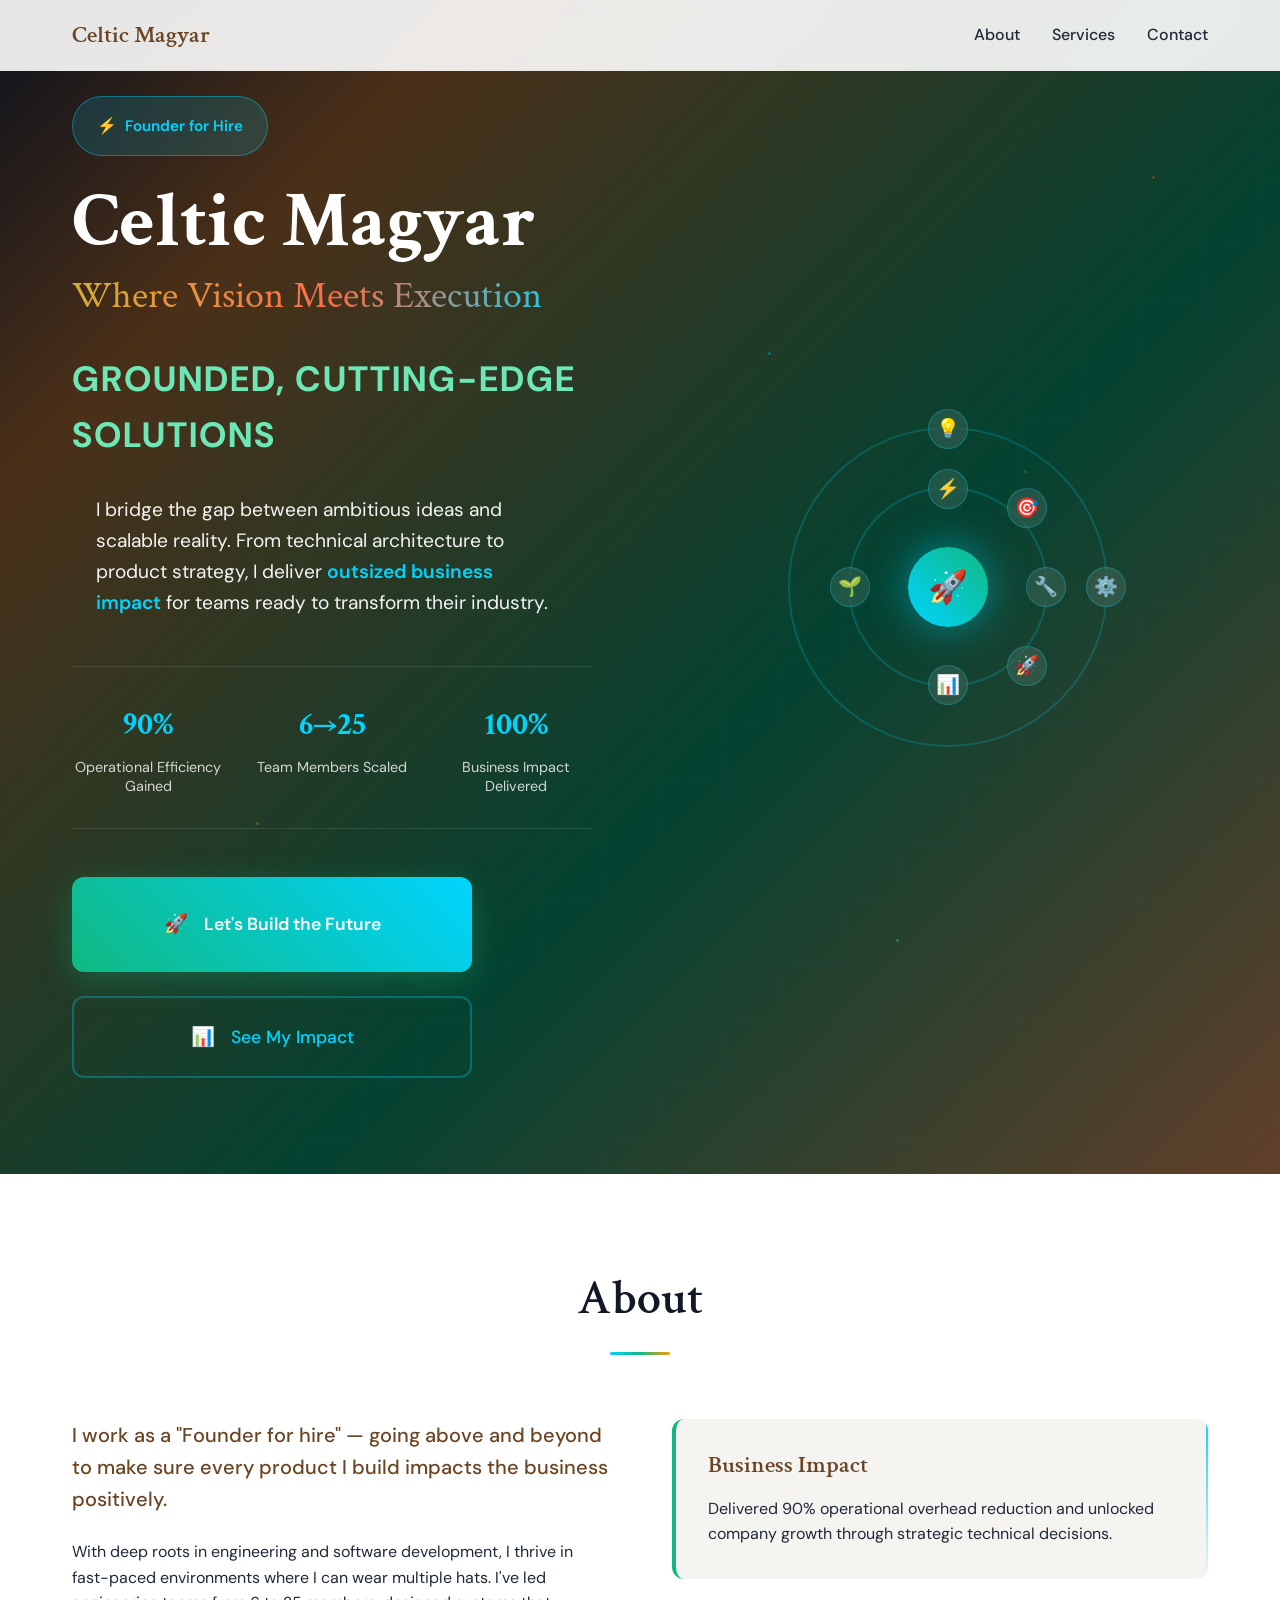
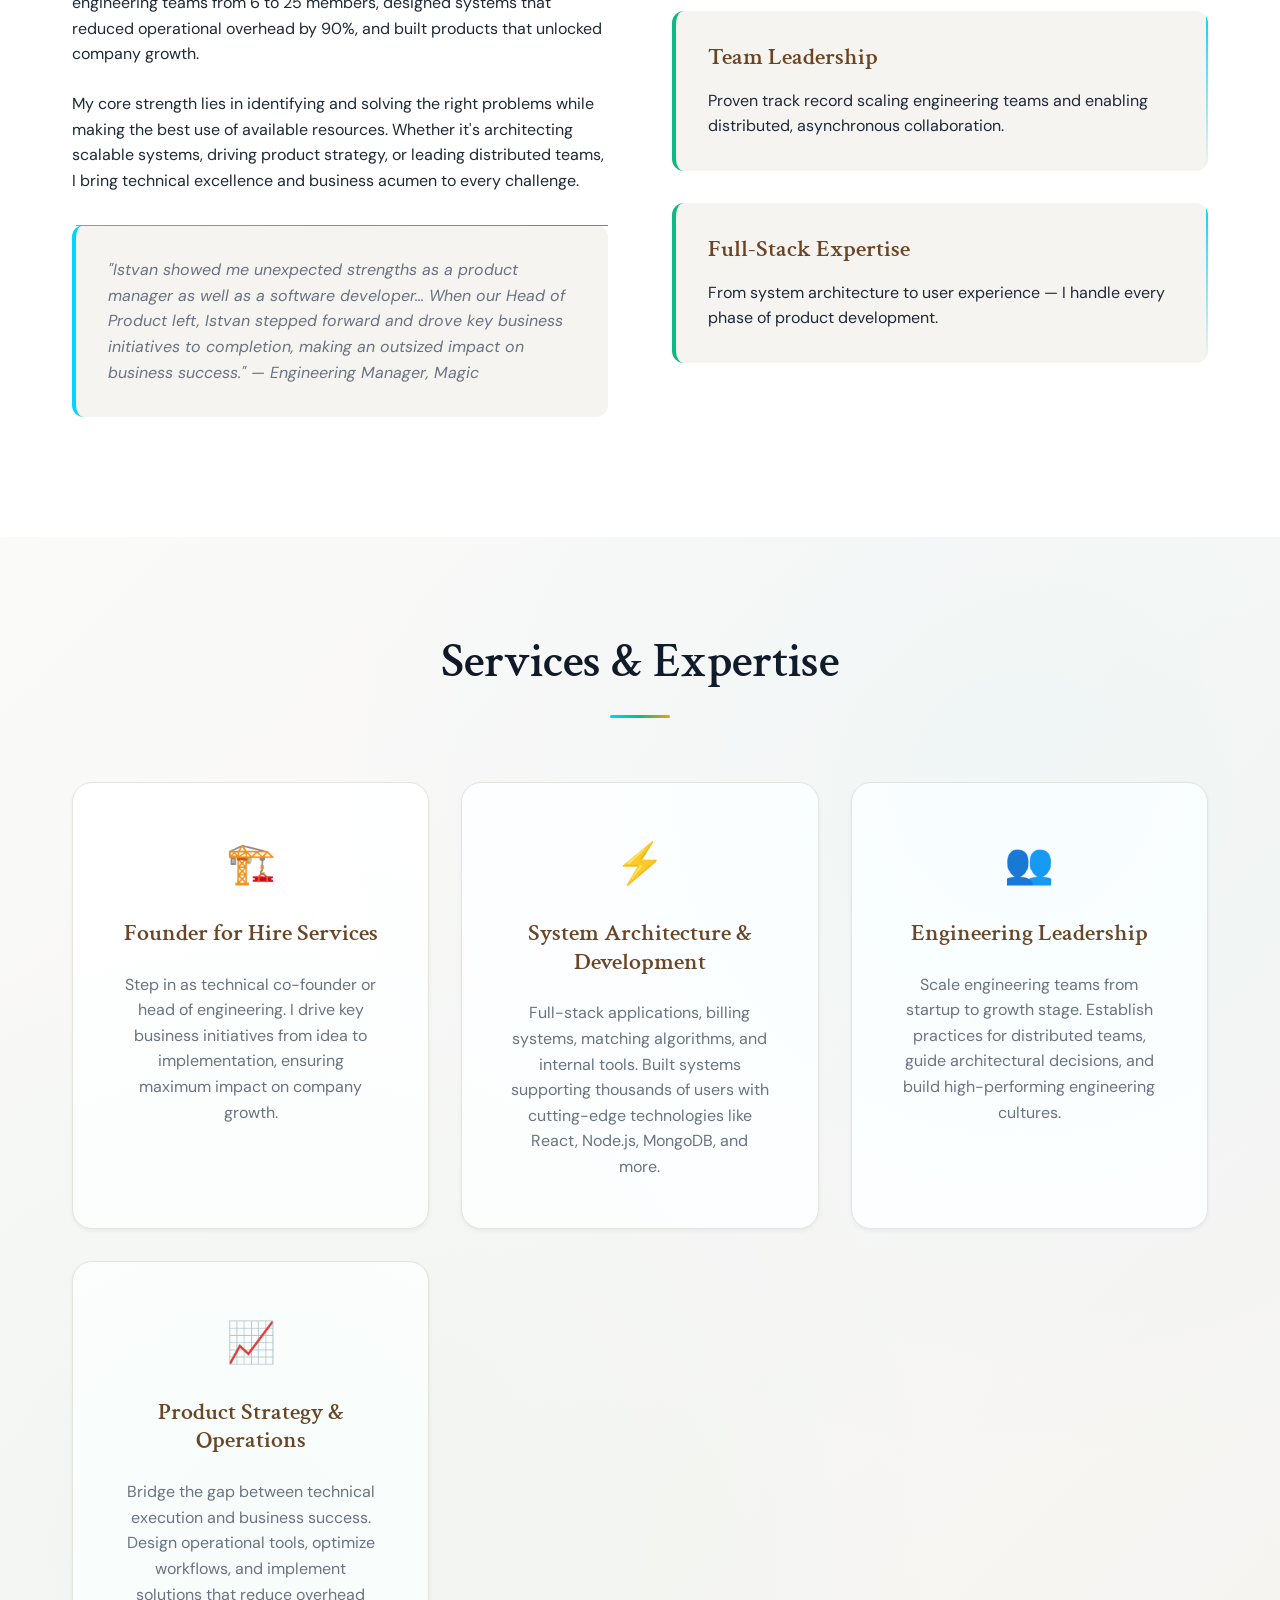
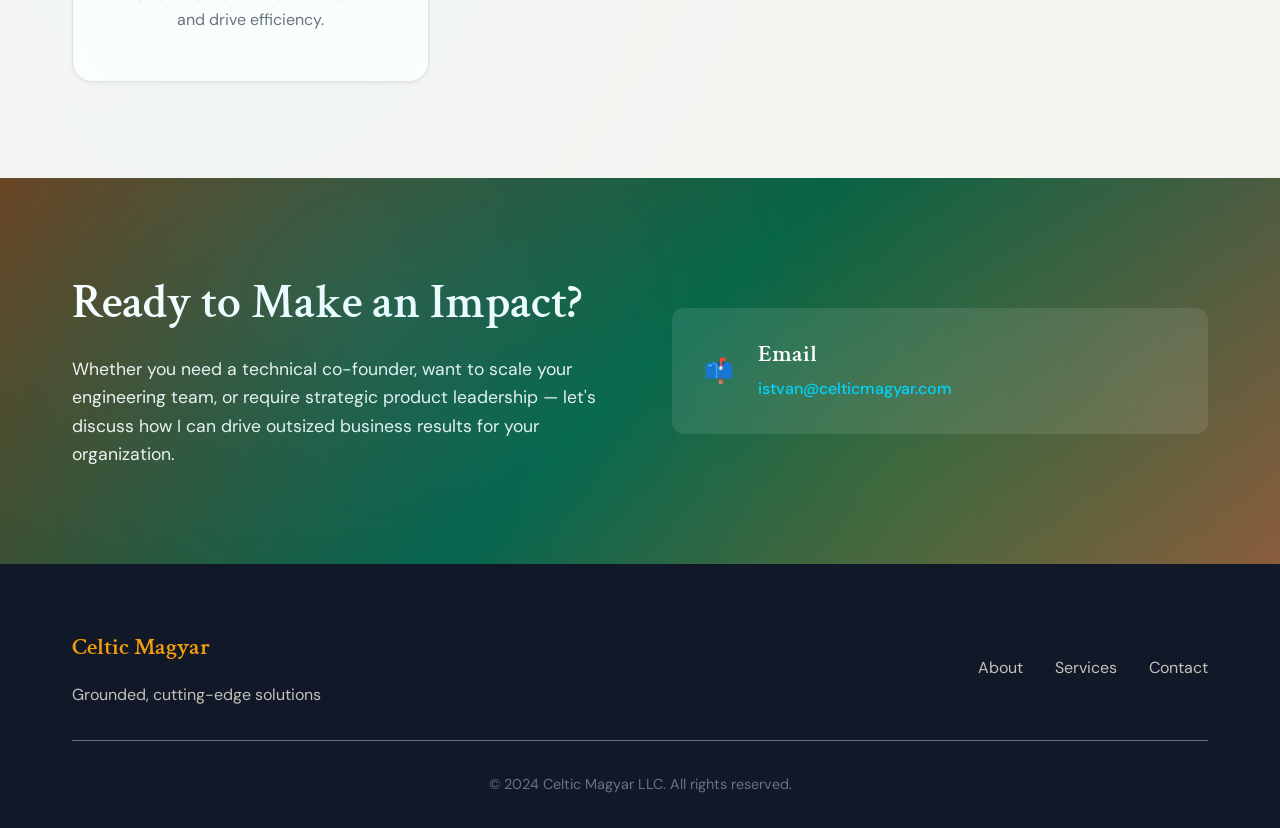
<file: index.html>
<!DOCTYPE html>
<html lang="en">
<head>
  <meta charset="UTF-8" />
  <meta name="viewport" content="width=device-width, initial-scale=1.0" />
  <title>Celtic Magyar - Grounded, Cutting-Edge Solutions</title>
  <meta name="description" content="Founder for hire delivering outsized business impact. From technical architecture to product strategy, I bridge ambitious ideas with scalable reality.">
  <meta property="og:title" content="Celtic Magyar - Grounded, Cutting-Edge Solutions">
  <meta property="og:description" content="Founder for hire delivering outsized business impact. Technical architecture, product strategy, and team leadership.">
  <meta property="og:type" content="website">
  <meta property="og:url" content="https://celticmagyar.com">
  <link rel="icon" type="image/svg+xml" href="data:image/svg+xml,<svg xmlns='http://www.w3.org/2000/svg' viewBox='0 0 100 100'><text y='.9em' font-size='90'>⚡</text></svg>">
  <link rel="stylesheet" href="style.css" />
  <link rel="preconnect" href="https://fonts.googleapis.com">
  <link rel="preconnect" href="https://fonts.gstatic.com" crossorigin>
  <link href="https://fonts.googleapis.com/css2?family=Inter:wght@300;400;500;600;700&family=DM+Sans:wght@400;500;600;700&family=Crimson+Text:wght@400;600&display=swap" rel="stylesheet">
</head>
<body>
  <nav class="nav">
    <div class="nav-container">
      <div class="logo">Celtic Magyar</div>
      <div class="nav-links">
        <a href="#about">About</a>
        <a href="#services">Services</a>
        <a href="#contact">Contact</a>
      </div>
    </div>
  </nav>

  <header class="hero">
    <div class="hero-bg">
      <div class="hero-grid"></div>
      <div class="hero-particles">
        <div class="particle particle-1"></div>
        <div class="particle particle-2"></div>
        <div class="particle particle-3"></div>
        <div class="particle particle-4"></div>
        <div class="particle particle-5"></div>
        <div class="particle particle-6"></div>
      </div>
    </div>
    
    <div class="hero-container">
      <div class="hero-content">
        <div class="hero-badge">
          <span class="badge-icon">⚡</span>
          <span class="badge-text">Founder for Hire</span>
        </div>
        
                 <h1 class="hero-title">
           <span class="title-primary">Celtic Magyar</span>
           <span class="title-accent">Where Vision Meets Execution</span>
         </h1>
         
         <p class="hero-tagline">Grounded, Cutting-Edge Solutions</p>
        
        <p class="hero-description">
          I bridge the gap between ambitious ideas and scalable reality. From technical architecture to product strategy, I deliver <strong>outsized business impact</strong> for teams ready to transform their industry.
        </p>
        
        <div class="hero-stats">
          <div class="stat-item">
            <div class="stat-number">90%</div>
            <div class="stat-label">Operational Efficiency Gained</div>
          </div>
          <div class="stat-item">
            <div class="stat-number">6→25</div>
            <div class="stat-label">Team Members Scaled</div>
          </div>
          <div class="stat-item">
            <div class="stat-number">100%</div>
            <div class="stat-label">Business Impact Delivered</div>
          </div>
        </div>
        
                 <div class="hero-actions">
           <a href="#contact" class="cta-primary">
             <span class="cta-icon">🚀</span>
             Let's Build the Future
           </a>
           <a href="#about" class="cta-secondary">
             <span class="cta-icon">📊</span>
             See My Impact
           </a>
         </div>
      </div>
      
      <div class="hero-visual">
        <div class="tech-ecosystem">
          <div class="ecosystem-center">
            <div class="center-icon">🚀</div>
          </div>
          <div class="ecosystem-orbit orbit-1">
            <div class="orbit-node node-1">⚡</div>
            <div class="orbit-node node-2">🔧</div>
            <div class="orbit-node node-3">📊</div>
            <div class="orbit-node node-4">🌱</div>
          </div>
          <div class="ecosystem-orbit orbit-2">
            <div class="orbit-node node-5">💡</div>
            <div class="orbit-node node-6">🎯</div>
            <div class="orbit-node node-7">⚙️</div>
            <div class="orbit-node node-8">🚀</div>
          </div>
        </div>
      </div>
    </div>
  </header>

  <main>
    <section id="about" class="about">
      <div class="container">
        <div class="section-header">
          <h2>About</h2>
          <div class="section-divider"></div>
        </div>
        <div class="about-content">
          <div class="about-text">
            <p class="lead">I work as a "Founder for hire" — going above and beyond to make sure every product I build impacts the business positively.</p>
            <p>With deep roots in engineering and software development, I thrive in fast-paced environments where I can wear multiple hats. I've led engineering teams from 6 to 25 members, designed systems that reduced operational overhead by 90%, and built products that unlocked company growth.</p>
            <p>My core strength lies in identifying and solving the right problems while making the best use of available resources. Whether it's architecting scalable systems, driving product strategy, or leading distributed teams, I bring technical excellence and business acumen to every challenge.</p>
            <p class="testimonial">"Istvan showed me unexpected strengths as a product manager as well as a software developer... When our Head of Product left, Istvan stepped forward and drove key business initiatives to completion, making an outsized impact on business success." — Engineering Manager, Magic</p>
          </div>
          <div class="about-values">
            <div class="value-item">
              <h3>Business Impact</h3>
              <p>Delivered 90% operational overhead reduction and unlocked company growth through strategic technical decisions.</p>
            </div>
            <div class="value-item">
              <h3>Team Leadership</h3>
              <p>Proven track record scaling engineering teams and enabling distributed, asynchronous collaboration.</p>
            </div>
            <div class="value-item">
              <h3>Full-Stack Expertise</h3>
              <p>From system architecture to user experience — I handle every phase of product development.</p>
            </div>
          </div>
        </div>
      </div>
    </section>

    <section id="services" class="services">
      <div class="container">
        <div class="section-header">
          <h2>Services & Expertise</h2>
          <div class="section-divider"></div>
        </div>
        <div class="services-grid">
          <div class="service-card">
            <div class="service-icon">🏗️</div>
            <h3>Founder for Hire Services</h3>
            <p>Step in as technical co-founder or head of engineering. I drive key business initiatives from idea to implementation, ensuring maximum impact on company growth.</p>
          </div>
          <div class="service-card">
            <div class="service-icon">⚡</div>
            <h3>System Architecture & Development</h3>
            <p>Full-stack applications, billing systems, matching algorithms, and internal tools. Built systems supporting thousands of users with cutting-edge technologies like React, Node.js, MongoDB, and more.</p>
          </div>
          <div class="service-card">
            <div class="service-icon">👥</div>
            <h3>Engineering Leadership</h3>
            <p>Scale engineering teams from startup to growth stage. Establish practices for distributed teams, guide architectural decisions, and build high-performing engineering cultures.</p>
          </div>
          <div class="service-card">
            <div class="service-icon">📈</div>
            <h3>Product Strategy & Operations</h3>
            <p>Bridge the gap between technical execution and business success. Design operational tools, optimize workflows, and implement solutions that reduce overhead and drive efficiency.</p>
          </div>
        </div>
      </div>
    </section>

    <!-- Future expansion sections - minimal for now -->
    <!-- <section class="future-sections">
      <div class="container">
        <div class="coming-soon">
          <div class="coming-soon-item">
            <h3>Case Studies</h3>
            <p>Coming Soon</p>
          </div>
          <div class="coming-soon-item">
            <h3>Blog</h3>
            <p>Coming Soon</p>
          </div>
          <div class="coming-soon-item">
            <h3>Testimonials</h3>
            <p>Coming Soon</p>
          </div>
        </div>
      </div>
    </section> -->

    <section id="contact" class="contact">
      <div class="container">
        <div class="contact-content">
          <div class="contact-text">
            <h2>Ready to Make an Impact?</h2>
            <p>Whether you need a technical co-founder, want to scale your engineering team, or require strategic product leadership — let's discuss how I can drive outsized business results for your organization.</p>
          </div>
          <div class="contact-info">
            <div class="contact-method">
              <div class="contact-icon">📫</div>
              <div class="contact-details">
                <h3>Email</h3>
                <a href="mailto:istvan@celticmagyar.com">istvan@celticmagyar.com</a>
              </div>
            </div>
          </div>
        </div>
      </div>
    </section>
  </main>

  <footer class="footer">
    <div class="container">
      <div class="footer-content">
        <div class="footer-brand">
          <div class="logo">Celtic Magyar</div>
          <p>Grounded, cutting-edge solutions</p>
        </div>
        <div class="footer-links">
          <a href="#about">About</a>
          <a href="#services">Services</a>
          <a href="#contact">Contact</a>
        </div>
      </div>
      <div class="footer-bottom">
        <p>&copy; 2024 Celtic Magyar LLC. All rights reserved.</p>
      </div>
    </div>
  </footer>

  <script>
    // Sticky navbar effect
    window.addEventListener('scroll', function() {
      const nav = document.querySelector('.nav');
      if (window.scrollY > 50) {
        nav.classList.add('scrolled');
      } else {
        nav.classList.remove('scrolled');
      }
    });

    // Smooth scroll for anchor links
    document.querySelectorAll('a[href^="#"]').forEach(anchor => {
      anchor.addEventListener('click', function (e) {
        e.preventDefault();
        const target = document.querySelector(this.getAttribute('href'));
        if (target) {
          target.scrollIntoView({
            behavior: 'smooth',
            block: 'start'
          });
        }
      });
    });
  </script>
</body>
</html>
</file>
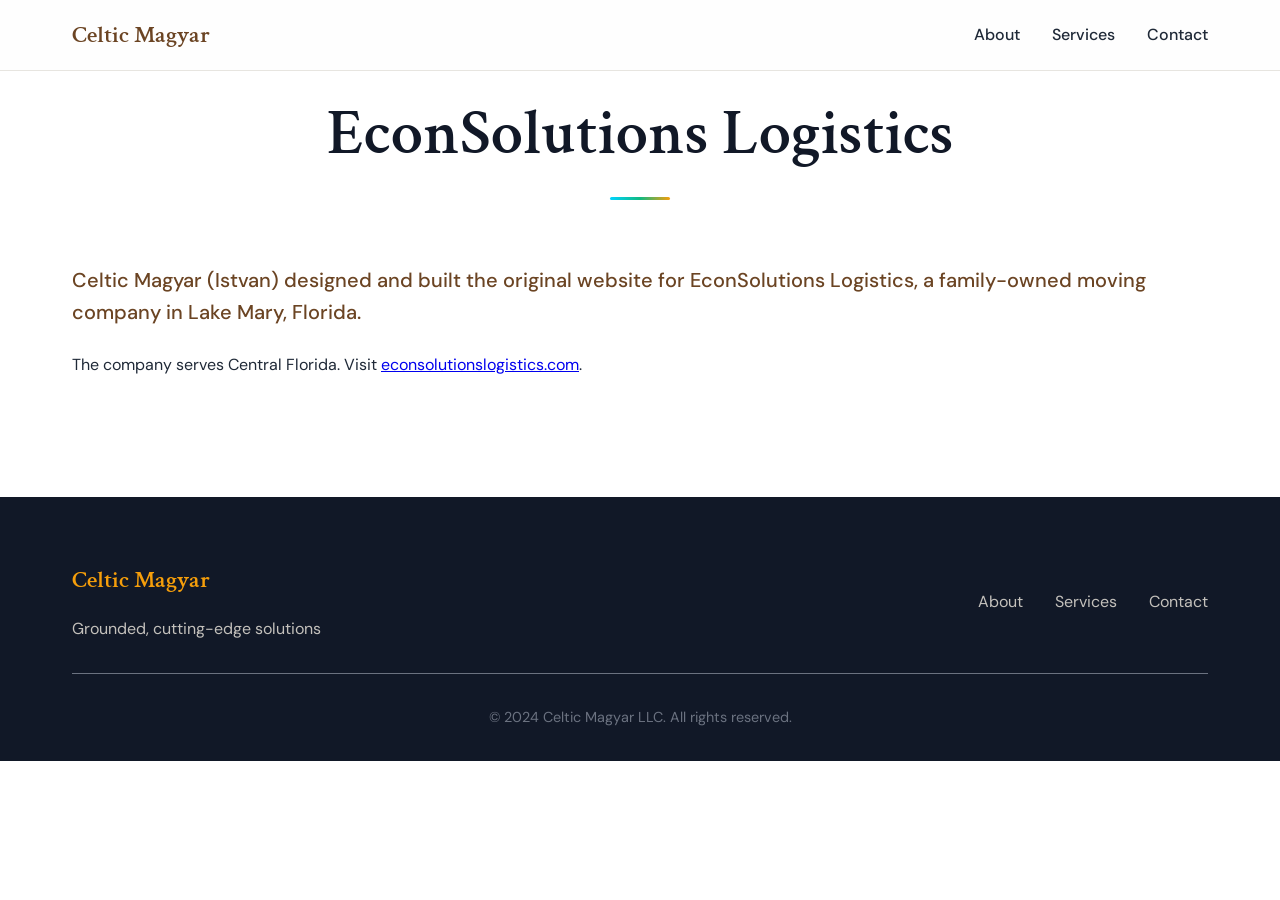
<file: econsolutions/index.html>
<!DOCTYPE html>
<html lang="en">
<head>
  <meta charset="UTF-8" />
  <meta name="viewport" content="width=device-width, initial-scale=1.0" />
  <meta name="robots" content="noindex, nofollow">
  <title>EconSolutions Logistics - Celtic Magyar</title>
  <meta name="description" content="Celtic Magyar designed and built the original website for EconSolutions Logistics, a family-owned moving company in Lake Mary, Florida.">
  <link rel="icon" type="image/svg+xml" href="data:image/svg+xml,<svg xmlns='http://www.w3.org/2000/svg' viewBox='0 0 100 100'><text y='.9em' font-size='90'>⚡</text></svg>">
  <link rel="stylesheet" href="../style.css" />
  <link rel="preconnect" href="https://fonts.googleapis.com">
  <link rel="preconnect" href="https://fonts.gstatic.com" crossorigin>
  <link href="https://fonts.googleapis.com/css2?family=Inter:wght@300;400;500;600;700&family=DM+Sans:wght@400;500;600;700&family=Crimson+Text:wght@400;600&display=swap" rel="stylesheet">
</head>
<body>
  <nav class="nav">
    <div class="nav-container">
      <div class="logo">Celtic Magyar</div>
      <div class="nav-links">
        <a href="/#about">About</a>
        <a href="/#services">Services</a>
        <a href="/#contact">Contact</a>
      </div>
    </div>
  </nav>

  <main>
    <section class="about">
      <div class="container">
        <div class="section-header">
          <h1>EconSolutions Logistics</h1>
          <div class="section-divider"></div>
        </div>
        <div class="about-text">
          <p class="lead">Celtic Magyar (Istvan) designed and built the original website for EconSolutions Logistics, a family-owned moving company in Lake Mary, Florida.</p>
          <p>The company serves Central Florida. Visit <a href="https://econsolutionslogistics.com/" rel="noopener">econsolutionslogistics.com</a>.</p>
        </div>
      </div>
    </section>
  </main>

  <footer class="footer">
    <div class="container">
      <div class="footer-content">
        <div class="footer-brand">
          <div class="logo">Celtic Magyar</div>
          <p>Grounded, cutting-edge solutions</p>
        </div>
        <div class="footer-links">
          <a href="/#about">About</a>
          <a href="/#services">Services</a>
          <a href="/#contact">Contact</a>
        </div>
      </div>
      <div class="footer-bottom">
        <p>&copy; 2024 Celtic Magyar LLC. All rights reserved.</p>
      </div>
    </div>
  </footer>

  <script>
    window.addEventListener('scroll', function() {
      const nav = document.querySelector('.nav');
      if (window.scrollY > 50) {
        nav.classList.add('scrolled');
      } else {
        nav.classList.remove('scrolled');
      }
    });
  </script>
</body>
</html>
</file>
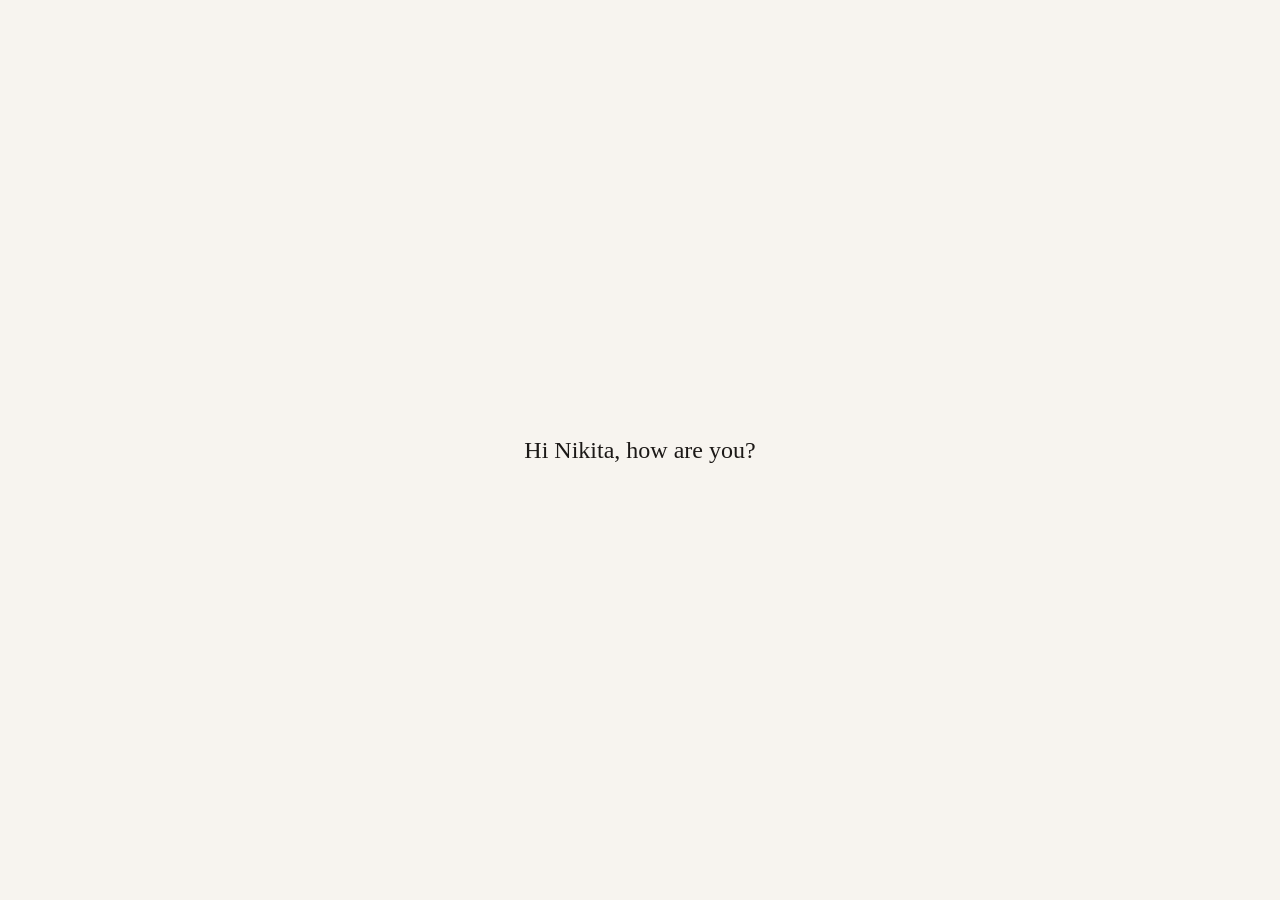
<file: hi-nikita/index.html>
<!DOCTYPE html>
<html lang="en">
<head>
  <meta charset="utf-8">
  <meta name="viewport" content="width=device-width, initial-scale=1">
  <meta name="robots" content="noindex, nofollow">
  <title>Hi Nikita</title>
  <style>
    body {
      margin: 0;
      min-height: 100vh;
      display: flex;
      align-items: center;
      justify-content: center;
      font-family: Georgia, "Times New Roman", serif;
      background: #f7f4ef;
      color: #1c1917;
    }
    p {
      margin: 0;
      font-size: 1.5rem;
    }
  </style>
</head>
<body>
  <p>Hi Nikita, how are you?</p>
</body>
</html>
</file>
<file: style.css>
/* CSS Reset and Base Styles */
* {
  margin: 0;
  padding: 0;
  box-sizing: border-box;
}

:root {
  /* Grounded + Cutting-Edge Color Palette */
  /* GROUNDED (Feet on the ground) */
  --earth-rich: #6B4423;        /* Rich Chocolate Brown */
  --earth-warm: #8B5A3C;        /* Warm Chestnut */
  --earth-light: #A67C5A;       /* Light Caramel */
  
  /* CUTTING-EDGE (Head in the clouds) */
  --tech-electric: #00D4FF;     /* Electric Cyan */
  --tech-neon: #39FF14;         /* Neon Green */
  --tech-deep: #0A84FF;         /* Deep Electric Blue */
  
  /* GROWTH & NATURE-TECH BRIDGE */
  --growth-emerald: #10B981;    /* Emerald Green */
  --growth-forest: #065F46;     /* Deep Forest */
  --growth-mint: #6EE7B7;       /* Mint Accent */
  
  /* ENERGY & INNOVATION */
  --energy-coral: #FF6B47;      /* Vibrant Coral */
  --energy-gold: #F59E0B;       /* Bright Gold */
  
  /* NEUTRALS (Refined and modern) */
  --neutral-100: #FFFFFF;       /* Pure White */
  --neutral-50: #FAFAF9;        /* Warm White */
  --neutral-200: #F5F4F1;       /* Cream */
  --neutral-300: #E7E5E0;       /* Light Warm Gray */
  --neutral-400: #C4C1BC;       /* Medium Warm Gray */
  --neutral-600: #6B7280;       /* Cool Gray */
  --neutral-800: #1F2937;       /* Dark Gray */
  --neutral-900: #111827;       /* Near Black */

  /* Typography */
  --font-primary: 'DM Sans', 'Inter', -apple-system, BlinkMacSystemFont, sans-serif;
  --font-accent: 'Crimson Text', Georgia, serif;
  
  /* Spacing */
  --space-xs: 0.5rem;
  --space-sm: 1rem;
  --space-md: 1.5rem;
  --space-lg: 2rem;
  --space-xl: 3rem;
  --space-2xl: 4rem;
  --space-3xl: 6rem;
  
  /* Borders */
  --radius-sm: 4px;
  --radius-md: 8px;
  --radius-lg: 12px;
  --radius-xl: 20px;
  
  /* Shadows */
  --shadow-sm: 0 2px 4px rgba(0, 0, 0, 0.05);
  --shadow-md: 0 4px 12px rgba(0, 0, 0, 0.1);
  --shadow-lg: 0 8px 24px rgba(0, 0, 0, 0.15);
}

html {
  scroll-behavior: smooth;
}

body {
  font-family: var(--font-primary);
  font-size: 16px;
  line-height: 1.6;
  color: var(--neutral-800);
  background-color: var(--neutral-100);
  overflow-x: hidden;
}

/* Typography */
h1, h2, h3, h4, h5, h6 {
  font-family: var(--font-accent);
  font-weight: 600;
  line-height: 1.2;
  color: var(--neutral-900);
}

h1 {
  font-size: clamp(2.5rem, 5vw, 4rem);
}

h2 {
  font-size: clamp(2rem, 4vw, 3rem);
}

h3 {
  font-size: clamp(1.25rem, 2.5vw, 1.5rem);
}

p {
  font-size: 1rem;
  line-height: 1.6;
}

.lead {
  font-size: 1.25rem;
  font-weight: 500;
  color: var(--earth-rich);
}

/* Container */
.container {
  max-width: 1200px;
  margin: 0 auto;
  padding: 0 var(--space-lg);
}

/* Navigation */
.nav {
  position: fixed;
  top: 0;
  left: 0;
  right: 0;
  background: rgba(254, 254, 254, 0.9);
  backdrop-filter: blur(8px);
  border-bottom: 1px solid var(--neutral-300);
  z-index: 1000;
  transition: all 0.3s ease;
}

.nav.scrolled {
  background: rgba(254, 254, 254, 0.95);
  backdrop-filter: blur(12px);
  box-shadow: var(--shadow-sm);
}

.nav-container {
  max-width: 1200px;
  margin: 0 auto;
  padding: 0 var(--space-lg);
  display: flex;
  justify-content: space-between;
  align-items: center;
  height: 70px;
}

.logo {
  font-family: var(--font-accent);
  font-size: 1.5rem;
  font-weight: 600;
  color: var(--earth-rich);
}

.nav-links {
  display: flex;
  gap: var(--space-lg);
}

.nav-links a {
  text-decoration: none;
  color: var(--neutral-800);
  font-weight: 500;
  transition: color 0.3s ease;
  position: relative;
}

.nav-links a:hover {
  color: var(--earth-rich);
}

.nav-links a::after {
  content: '';
  position: absolute;
  bottom: -4px;
  left: 0;
  width: 0;
  height: 2px;
  background: linear-gradient(90deg, var(--tech-electric), var(--growth-emerald));
  transition: width 0.3s ease;
}

.nav-links a:hover::after {
  width: 100%;
}

/* Hero Section */
.hero {
  min-height: 100vh;
  position: relative;
  display: flex;
  align-items: center;
  overflow: hidden;
  background: linear-gradient(135deg, 
    var(--neutral-900) 0%, 
    var(--earth-rich) 20%, 
    var(--growth-forest) 60%, 
    var(--earth-warm) 100%);
}

.hero-bg {
  position: absolute;
  top: 0;
  left: 0;
  right: 0;
  bottom: 0;
  z-index: 1;
}

.hero-bg::after {
  content: '';
  position: absolute;
  top: 0;
  left: 0;
  right: 0;
  bottom: 0;
  background: rgba(0, 0, 0, 0.3);
  z-index: 2;
}

.hero-grid {
  position: absolute;
  top: 0;
  left: 0;
  right: 0;
  bottom: 0;
  background-image: 
    linear-gradient(rgba(0, 212, 255, 0.02) 1px, transparent 1px),
    linear-gradient(90deg, rgba(0, 212, 255, 0.02) 1px, transparent 1px);
  background-size: 60px 60px;
  animation: gridMove 30s linear infinite;
  z-index: 1;
}

@keyframes gridMove {
  0% { transform: translate(0, 0); }
  100% { transform: translate(60px, 60px); }
}

.hero-particles {
  position: absolute;
  top: 0;
  left: 0;
  right: 0;
  bottom: 0;
}

.particle {
  position: absolute;
  width: 3px;
  height: 3px;
  background: var(--tech-electric);
  border-radius: 50%;
  animation: particleFloat 12s linear infinite;
  opacity: 0.6;
}

.particle-1 { top: 20%; left: 10%; animation-delay: 0s; }
.particle-2 { top: 40%; left: 80%; animation-delay: 2s; background: var(--growth-emerald); }
.particle-3 { top: 70%; left: 20%; animation-delay: 4s; background: var(--energy-gold); }
.particle-4 { top: 30%; left: 60%; animation-delay: 1s; }
.particle-5 { top: 80%; left: 70%; animation-delay: 3s; background: var(--growth-mint); }
.particle-6 { top: 15%; left: 90%; animation-delay: 5s; background: var(--energy-coral); }

@keyframes particleFloat {
  0%, 100% { 
    transform: translateY(0px) scale(1);
    opacity: 0.6;
  }
  50% { 
    transform: translateY(-30px) scale(1.2);
    opacity: 1;
  }
}

.hero-container {
  max-width: 1200px;
  margin: 0 auto;
  padding: var(--space-3xl) var(--space-lg);
  display: grid;
  grid-template-columns: 1fr 1fr;
  gap: var(--space-3xl);
  align-items: center;
  position: relative;
  z-index: 3;
  min-height: 100vh;
}

.hero-content {
  color: var(--neutral-100);
}

.hero-badge {
  display: inline-flex;
  align-items: center;
  gap: var(--space-xs);
  background: rgba(0, 212, 255, 0.15);
  backdrop-filter: blur(10px);
  border: 1px solid rgba(0, 212, 255, 0.4);
  padding: var(--space-sm) var(--space-md);
  border-radius: 50px;
  margin-bottom: var(--space-lg);
  font-size: 0.95rem;
  font-weight: 600;
  color: var(--neutral-100);
}

.badge-icon {
  font-size: 1rem;
}

.badge-text {
  color: var(--tech-electric);
}

.hero-title {
  margin-bottom: var(--space-lg);
}

.title-primary {
  display: block;
  font-size: clamp(3rem, 6vw, 5rem);
  font-weight: 700;
  color: var(--neutral-100);
  line-height: 0.9;
  margin-bottom: var(--space-sm);
}

.title-accent {
  display: block;
  font-size: clamp(1.5rem, 3vw, 2.5rem);
  font-weight: 400;
  background: linear-gradient(90deg, #D4AF37, var(--energy-coral), var(--tech-electric));
  background-clip: text;
  -webkit-background-clip: text;
  -webkit-text-fill-color: transparent;
  line-height: 1.2;
}

.hero-tagline {
  font-size: clamp(1.5rem, 3vw, 2.2rem);
  font-weight: 700;
  color: var(--growth-mint);
  margin-bottom: var(--space-lg);
  font-family: var(--font-primary);
  text-transform: uppercase;
  letter-spacing: 2px;
}

.hero-description {
  font-size: 1.2rem;
  line-height: 1.6;
  color: rgba(255, 255, 255, 0.95);
  margin-bottom: var(--space-xl);
  max-width: 500px;
  padding: 0 var(--space-md);
}

.hero-description strong {
  color: var(--tech-electric);
  font-weight: 600;
}

.hero-stats {
  display: flex;
  flex-wrap: wrap;
  justify-content: space-between;
  gap: var(--space-lg);
  margin-bottom: var(--space-xl);
  padding: var(--space-lg) 0;
  border-top: 1px solid rgba(255, 255, 255, 0.1);
  border-bottom: 1px solid rgba(255, 255, 255, 0.1);
}

.stat-item {
  text-align: center;
  flex: 1;
  min-width: 120px;
}

.stat-number {
  font-size: 2rem;
  font-weight: 700;
  color: var(--tech-electric);
  font-family: var(--font-accent);
  margin-bottom: var(--space-xs);
}

.stat-label {
  font-size: 0.9rem;
  color: rgba(255, 255, 255, 0.8);
  line-height: 1.3;
}

.hero-actions {
  display: flex;
  flex-direction: column;
  gap: var(--space-md);
  align-items: stretch;
  max-width: 400px;
}

.cta-primary {
  display: flex;
  align-items: center;
  justify-content: center;
  gap: var(--space-sm);
  padding: var(--space-lg) var(--space-xl);
  background: linear-gradient(45deg, var(--growth-emerald), var(--tech-electric));
  color: var(--neutral-100);
  text-decoration: none;
  border-radius: var(--radius-lg);
  font-weight: 600;
  font-size: 1.1rem;
  transition: all 0.3s ease;
  box-shadow: 0 8px 32px rgba(16, 185, 129, 0.3);
  position: relative;
  overflow: hidden;
  min-height: 48px;
}

.cta-primary::before {
  content: '';
  position: absolute;
  top: 0;
  left: -100%;
  width: 100%;
  height: 100%;
  background: linear-gradient(90deg, transparent, rgba(255, 255, 255, 0.2), transparent);
  transition: left 0.5s;
}

.cta-primary:hover::before {
  left: 100%;
}

.cta-primary:hover {
  transform: translateY(-3px) scale(1.03);
  box-shadow: 0 12px 40px rgba(16, 185, 129, 0.4);
}

.cta-secondary {
  display: flex;
  align-items: center;
  justify-content: center;
  gap: var(--space-sm);
  padding: var(--space-md) var(--space-lg);
  color: var(--tech-electric);
  text-decoration: none;
  font-weight: 500;
  font-size: 1.1rem;
  transition: all 0.3s ease;
  position: relative;
  border: 2px solid rgba(0, 212, 255, 0.3);
  border-radius: var(--radius-lg);
  min-height: 48px;
}

.cta-secondary:hover {
  background: rgba(0, 212, 255, 0.1);
  border-color: var(--tech-electric);
  transform: translateY(-2px);
}

.cta-icon {
  font-size: 1.2rem;
}

/* Hero Visual */
.hero-visual {
  display: flex;
  justify-content: center;
  align-items: center;
  position: relative;
}

.tech-ecosystem {
  position: relative;
  width: 400px;
  height: 400px;
}

.ecosystem-center {
  position: absolute;
  top: 50%;
  left: 50%;
  transform: translate(-50%, -50%);
  width: 80px;
  height: 80px;
  background: linear-gradient(45deg, var(--tech-electric), var(--growth-emerald));
  border-radius: 50%;
  display: flex;
  align-items: center;
  justify-content: center;
  box-shadow: 0 0 40px rgba(0, 212, 255, 0.5);
  z-index: 3;
}

.center-icon {
  font-size: 2rem;
}

.ecosystem-orbit {
  position: absolute;
  top: 50%;
  left: 50%;
  border: 2px solid rgba(0, 212, 255, 0.2);
  border-radius: 50%;
  transform: translate(-50%, -50%);
}

.orbit-1 {
  width: 200px;
  height: 200px;
  animation: rotate 20s linear infinite;
}

.orbit-2 {
  width: 320px;
  height: 320px;
  animation: rotate 30s linear infinite reverse;
}

.orbit-node {
  position: absolute;
  width: 40px;
  height: 40px;
  background: rgba(255, 255, 255, 0.1);
  backdrop-filter: blur(10px);
  border: 1px solid rgba(0, 212, 255, 0.3);
  border-radius: 50%;
  display: flex;
  align-items: center;
  justify-content: center;
  font-size: 1.2rem;
  animation: counterRotate 20s linear infinite;
}

.orbit-2 .orbit-node {
  animation: counterRotate 30s linear infinite;
}

.node-1 { top: -20px; left: calc(50% - 20px); }
.node-2 { top: calc(50% - 20px); right: -20px; }
.node-3 { bottom: -20px; left: calc(50% - 20px); }
.node-4 { top: calc(50% - 20px); left: -20px; }

.node-5 { top: -20px; left: calc(50% - 20px); }
.node-6 { top: calc(25% - 20px); right: calc(25% - 20px); }
.node-7 { top: calc(50% - 20px); right: -20px; }
.node-8 { top: calc(75% - 20px); right: calc(25% - 20px); }

@keyframes rotate {
  from { transform: translate(-50%, -50%) rotate(0deg); }
  to { transform: translate(-50%, -50%) rotate(360deg); }
}

@keyframes counterRotate {
  from { transform: rotate(0deg); }
  to { transform: rotate(-360deg); }
}

/* Section Styles */
section {
  padding: var(--space-3xl) 0;
}

.section-header {
  text-align: center;
  margin-bottom: var(--space-2xl);
}

.section-divider {
  width: 60px;
  height: 3px;
  background: linear-gradient(90deg, var(--tech-electric), var(--growth-emerald), var(--energy-gold));
  margin: var(--space-md) auto;
  border-radius: var(--radius-sm);
}

/* About Section */
.about {
  background-color: var(--neutral-100);
}

.about-content {
  display: grid;
  grid-template-columns: 1fr 1fr;
  gap: var(--space-2xl);
  align-items: start;
}

.about-text p {
  margin-bottom: var(--space-md);
}

.testimonial {
  background: var(--neutral-200);
  padding: var(--space-lg);
  border-radius: var(--radius-lg);
  border-left: 4px solid var(--tech-electric);
  font-style: italic;
  margin-top: var(--space-lg) !important;
  color: var(--neutral-600);
  position: relative;
}

.testimonial::before {
  content: '';
  position: absolute;
  top: 0;
  left: 0;
  right: 0;
  height: 1px;
  background: linear-gradient(90deg, var(--tech-electric), var(--growth-emerald));
}

.about-values {
  display: flex;
  flex-direction: column;
  gap: var(--space-lg);
}

.value-item {
  padding: var(--space-lg);
  background: var(--neutral-200);
  border-radius: var(--radius-lg);
  border-left: 4px solid var(--growth-emerald);
  position: relative;
  overflow: hidden;
}

.value-item::before {
  content: '';
  position: absolute;
  top: 0;
  right: 0;
  width: 2px;
  height: 100%;
  background: linear-gradient(180deg, var(--tech-electric), transparent);
}

.value-item h3 {
  color: var(--earth-rich);
  margin-bottom: var(--space-sm);
}

/* Services Section */
.services {
  background: linear-gradient(135deg, var(--neutral-50) 0%, var(--neutral-200) 100%);
  position: relative;
}

.services::before {
  content: '';
  position: absolute;
  top: 0;
  left: 0;
  right: 0;
  bottom: 0;
  background: 
    radial-gradient(circle at 20% 80%, rgba(16, 185, 129, 0.03) 0%, transparent 50%),
    radial-gradient(circle at 80% 20%, rgba(0, 212, 255, 0.03) 0%, transparent 50%);
  pointer-events: none;
}

.services-grid {
  display: grid;
  grid-template-columns: repeat(auto-fit, minmax(280px, 1fr));
  gap: var(--space-lg);
}

.service-card {
  background: var(--neutral-100);
  padding: var(--space-xl);
  border-radius: var(--radius-xl);
  text-align: center;
  transition: all 0.3s ease;
  box-shadow: var(--shadow-sm);
  border: 1px solid var(--neutral-300);
}

.service-card:hover {
  transform: translateY(-8px);
  box-shadow: var(--shadow-lg);
}

.service-icon {
  font-size: 2.5rem;
  margin-bottom: var(--space-md);
  display: block;
}

.service-card h3 {
  color: var(--earth-rich);
  margin-bottom: var(--space-md);
}

.service-card p {
  color: var(--neutral-600);
  line-height: 1.6;
}

/* Future Sections */
.future-sections {
  background-color: var(--neutral-200);
  padding: var(--space-2xl) 0;
}

.coming-soon {
  display: grid;
  grid-template-columns: repeat(auto-fit, minmax(200px, 1fr));
  gap: var(--space-lg);
}

.coming-soon-item {
  text-align: center;
  padding: var(--space-lg);
  background: var(--neutral-300);
  border-radius: var(--radius-lg);
  opacity: 0.6;
}

.coming-soon-item h3 {
  color: var(--neutral-600);
  margin-bottom: var(--space-sm);
}

.coming-soon-item p {
  color: var(--neutral-600);
  font-style: italic;
}

/* Contact Section */
.contact {
  background: linear-gradient(135deg, var(--earth-rich) 0%, var(--growth-forest) 50%, var(--earth-warm) 100%);
  color: var(--neutral-100);
  position: relative;
}

.contact::before {
  content: '';
  position: absolute;
  top: 0;
  left: 0;
  right: 0;
  bottom: 0;
  background: 
    radial-gradient(circle at 30% 40%, rgba(0, 212, 255, 0.1) 0%, transparent 50%),
    radial-gradient(circle at 70% 80%, rgba(57, 255, 20, 0.08) 0%, transparent 50%);
  pointer-events: none;
}

.contact-content {
  display: grid;
  grid-template-columns: 1fr 1fr;
  gap: var(--space-2xl);
  align-items: center;
}

.contact h2 {
  color: var(--neutral-100);
  margin-bottom: var(--space-md);
}

.contact-text p {
  color: var(--neutral-200);
  font-size: 1.1rem;
}

.contact-method {
  display: flex;
  align-items: center;
  gap: var(--space-md);
  padding: var(--space-lg);
  background: rgba(255, 255, 255, 0.1);
  border-radius: var(--radius-lg);
  backdrop-filter: blur(10px);
}

.contact-icon {
  font-size: 1.5rem;
}

.contact-details h3 {
  color: var(--neutral-100);
  margin-bottom: var(--space-xs);
}

.contact-details a {
  color: var(--tech-electric);
  text-decoration: none;
  font-weight: 500;
  transition: color 0.3s ease;
}

.contact-details a:hover {
  color: var(--neutral-100);
}

/* Footer */
.footer {
  background-color: var(--neutral-900);
  color: var(--neutral-400);
  padding: var(--space-2xl) 0 var(--space-lg);
}

.footer-content {
  display: flex;
  justify-content: space-between;
  align-items: center;
  margin-bottom: var(--space-lg);
}

.footer-brand .logo {
  color: var(--energy-gold);
  margin-bottom: var(--space-sm);
}

.footer-brand p {
  color: var(--neutral-400);
}

.footer-links {
  display: flex;
  gap: var(--space-lg);
}

.footer-links a {
  color: var(--neutral-400);
  text-decoration: none;
  transition: color 0.3s ease;
}

.footer-links a:hover {
  color: var(--energy-gold);
}

.footer-bottom {
  text-align: center;
  padding-top: var(--space-lg);
  border-top: 1px solid var(--neutral-600);
}

.footer-bottom p {
  color: var(--neutral-600);
  font-size: 0.9rem;
}

/* Responsive Design */
@media (max-width: 768px) {
  .container {
    padding: 0 var(--space-md);
  }
  
  .nav-container {
    padding: 0 var(--space-md);
  }
  
  .nav-links {
    gap: var(--space-md);
  }
  
  .hero-container {
    grid-template-columns: 1fr;
    gap: var(--space-lg);
    padding: var(--space-xl) var(--space-md);
    text-align: center;
  }
  
  .hero-visual {
    order: -1;
    display: none; /* Hide complex animations on mobile */
  }
  
  .hero-description {
    padding: 0;
  }
  
  .hero-stats {
    flex-direction: column;
    gap: var(--space-md);
  }
  
  .stat-item {
    min-width: auto;
  }
  
  .hero-actions {
    max-width: 100%;
  }
  
  .about-content {
    grid-template-columns: 1fr;
    gap: var(--space-lg);
  }
  
  .contact-content {
    grid-template-columns: 1fr;
    gap: var(--space-lg);
    text-align: center;
  }
  
  .footer-content {
    flex-direction: column;
    gap: var(--space-lg);
    text-align: center;
  }
  
  .services-grid {
    grid-template-columns: 1fr;
  }
  
  section {
    padding: var(--space-2xl) 0;
  }
}

@media (max-width: 480px) {
  .nav-links {
    display: none;
  }
  
  .hero-container {
    padding: var(--space-lg) var(--space-md);
  }
  
  .hero-badge {
    padding: var(--space-xs) var(--space-sm);
    font-size: 0.85rem;
  }
  
  .hero-tagline {
    font-size: clamp(1.2rem, 4vw, 1.8rem);
    letter-spacing: 1px;
  }
  
  .service-card {
    padding: var(--space-lg);
  }
  
  .contact-method {
    flex-direction: column;
    text-align: center;
  }
}
</file>
